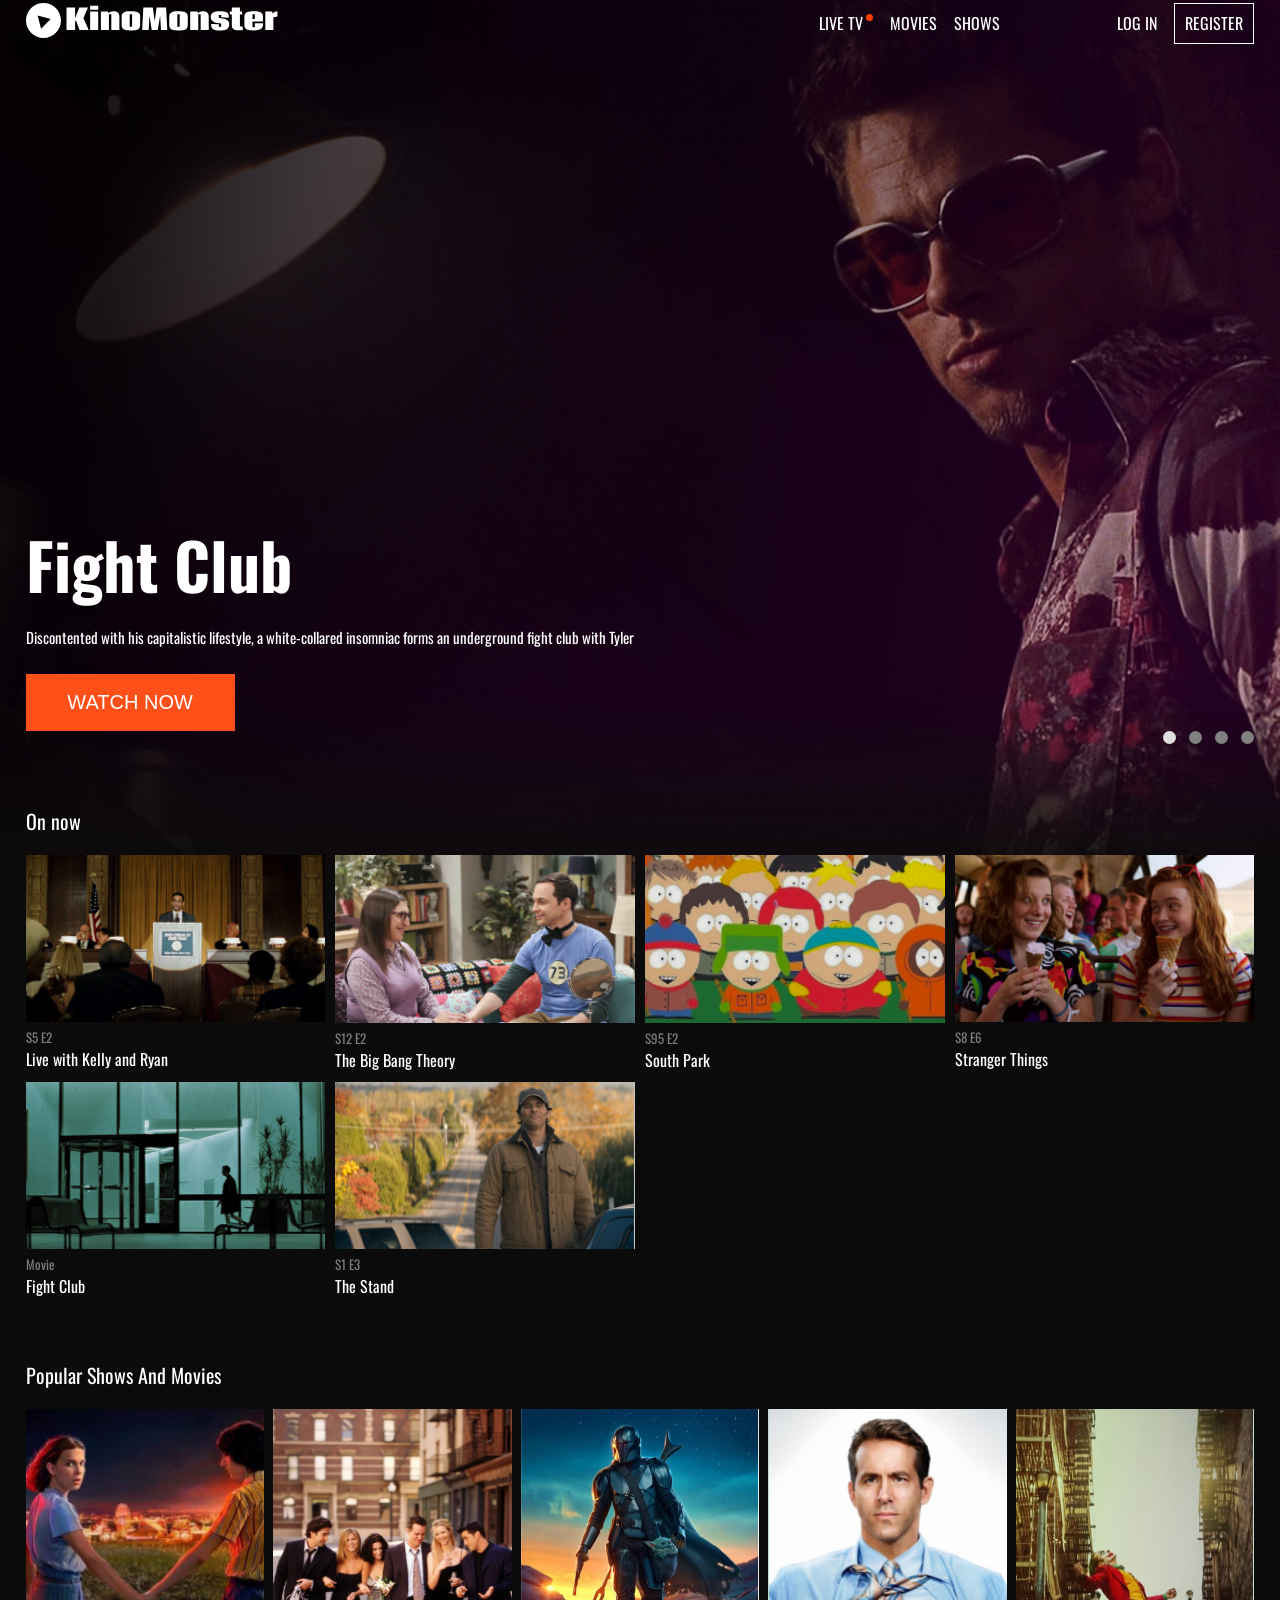
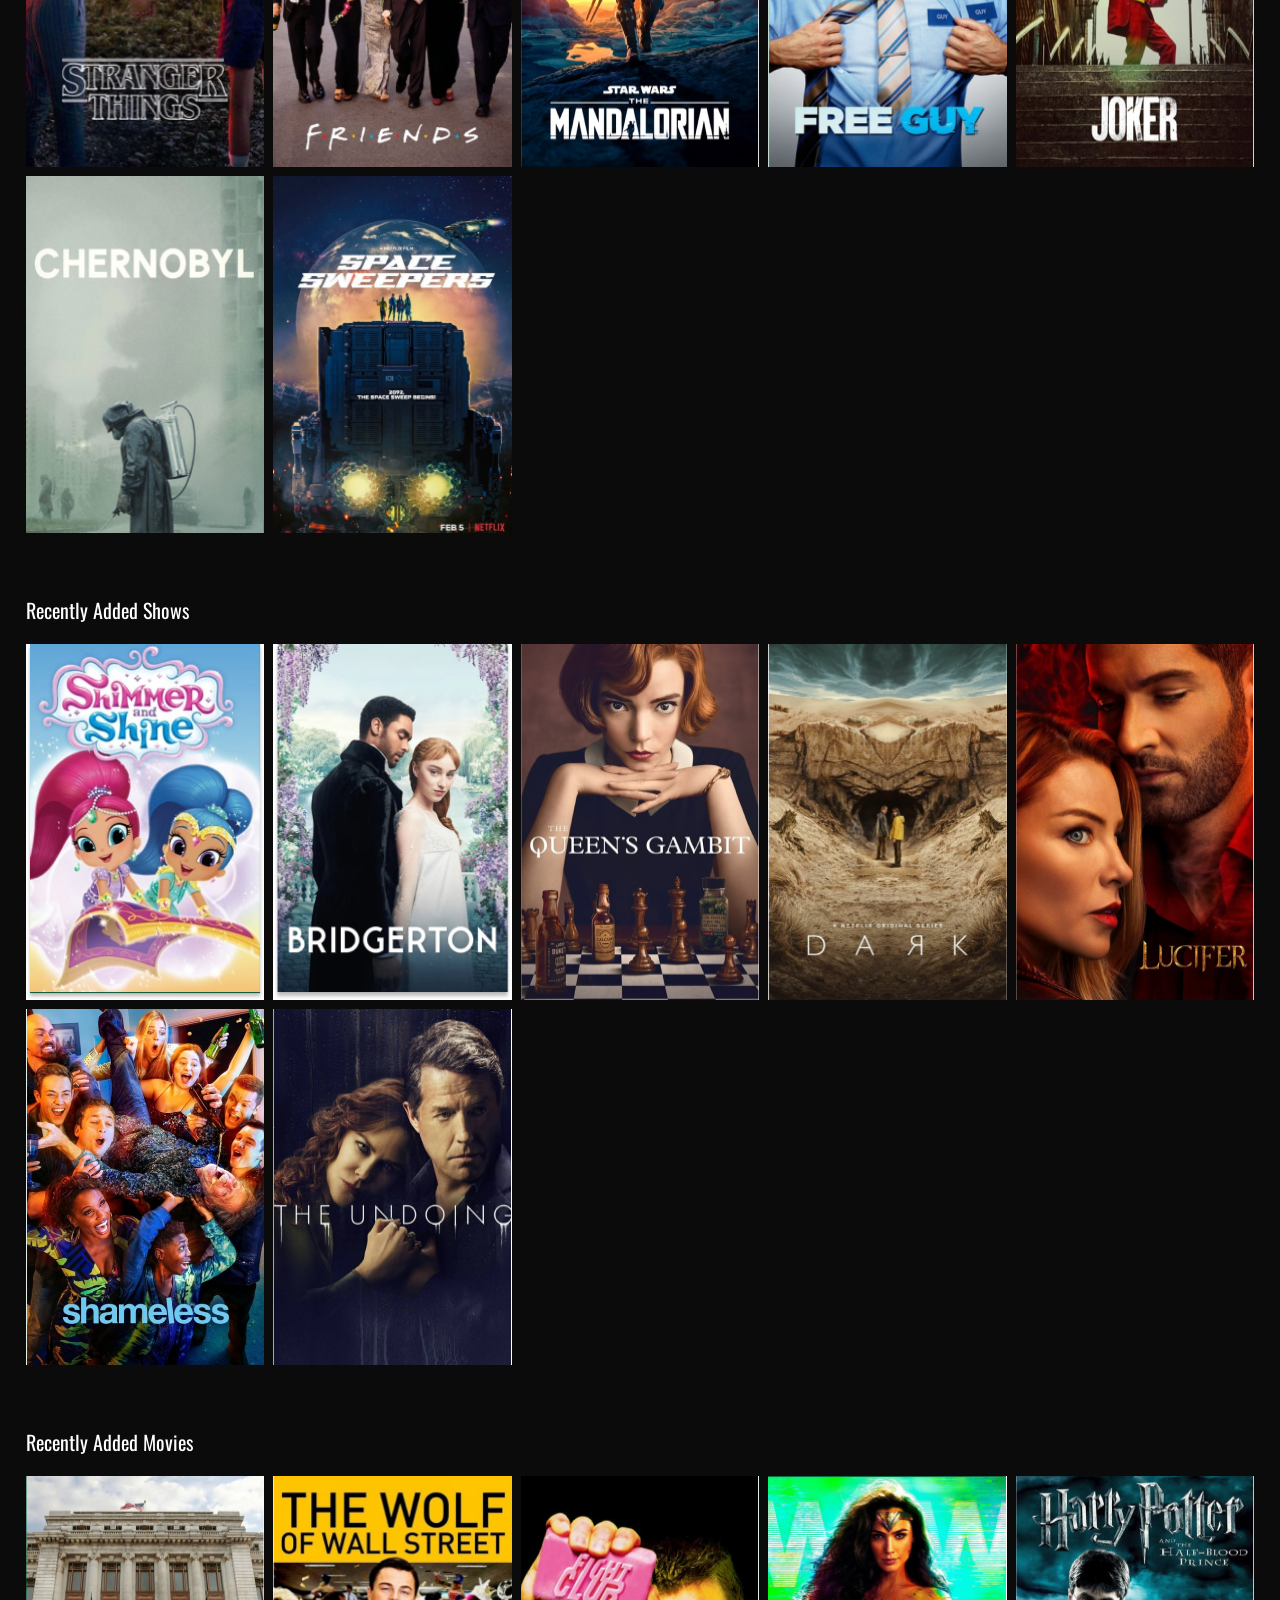
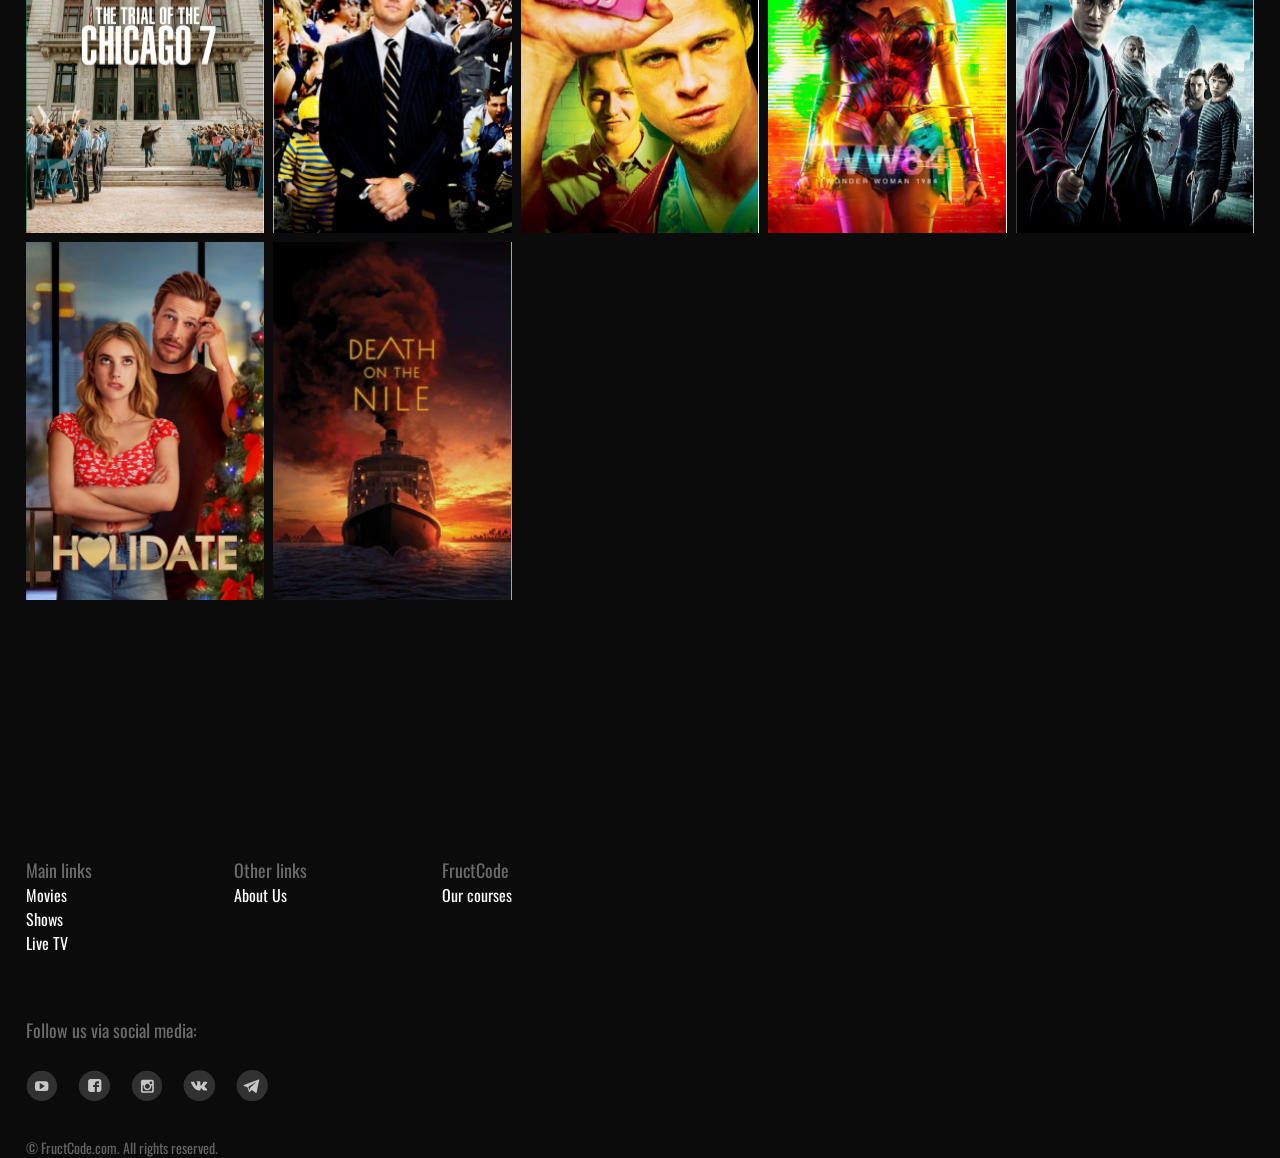
<file: index.html>
<!DOCTYPE html>
<html lang="en">
<head>
  <meta charset="UTF-8">
  <meta name="viewport" content="width=device-width, initial-scale=1.0">
  <title>FructCode.com | KinoMonster</title>
  <link rel="stylesheet" href="assets/style/style.css">
</head>
<body>
    <header>
        <nav class="header-nav nav-desktop"> 
            <div class="header-nav-elems default-container">
                <ul>
                    <li>
                        <a href="index.html" class="logo">
                            <img src="assets/img/Logo.svg" alt="logo">
                        </a>
                    </li>
                </ul>
                <ul class="second-menu">
                    <li><a href="#!">LIVE TV</a></li>
                    <li><a href="#movies">MOVIES</a></li>
                    <li><a href="#shows">SHOWS</a></li>
                    <li><a href="login.html">LOG IN</a></li>
                    <li><a href="register.html">REGISTER</a></li>
                </ul>
            </div>
        </nav>
        <nav class="nav-mobile"> 
            <div class="header-nav-elems-mobile">
                <ul>
                    <li class="mobile-btn">
                        <img src="assets/img/icons/MenuIcon.svg" alt="menu">
                    </li>
                    <li>
                        <a href="index.html" class="logo">
                            <img src="assets/img/Logo.svg" alt="logo">
                        </a>
                    </li>
                </ul>
                <ul class="second-menu-mobile">
                    <li><a href="#!">LIVE TV</a></li>
                    <li><a href="#movies">MOVIES</a></li>
                    <li><a href="#shows">SHOWS</a></li>
                    <li><a href="login.html">LOG IN</a></li>
                    <li><a href="register.html">REGISTER</a></li>
                </ul>
            </div>
        </nav>
    </header>

    <main>
        <section>
            <ul class="hero">
                <li>
                    <img class="main-slider-img" src="assets/img/hero/fight-club-cover-fructcode_4%201.jpg" alt="hero">
                    <div class="default-container">
                        <div class="hero-movie">
                            <p>Fight Club</p>
                            <p>Discontented with his capitalistic lifestyle, a white-collared insomniac forms an underground fight club with Tyler</p>
                            <button onclick="location.href='movie.html'">WATCH NOW</button>

                        </div>
                    </div>
                </li>
                <li>
                    <img class="main-slider-img" src="assets/img/hero/joker.jpg" alt="hero">
                    <div class="default-container">
                        <div class="hero-movie">
                            <p>Joker</p>
                            <p>Discontented with his capitalistic lifestyle, a white-collared insomniac forms an underground fight club with Tyler</p>
                            <button onclick="location.href='movie.html'">WATCH NOW</button>
                        </div>
                    </div>
                </li>
                <li>
                    <img class="main-slider-img" src="assets/img/hero/no-country-for-old-men.jpg" alt="hero">
                    <div class="default-container">
                        <div class="hero-movie">
                            <p>No Country For Old Men</p>
                            <p>Discontented with his capitalistic lifestyle, a white-collared insomniac forms an underground fight club with Tyler</p>
                            <button onclick="location.href='movie.html'">WATCH NOW</button>
                        </div>
                    </div>
                </li>
                <li>
                    <img class="main-slider-img" src="assets/img/hero/bladerunner.jpg" alt="hero">
                    <div class="default-container">
                        <div class="hero-movie">
                            <p>Blade Runner</p>
                            <p>Discontented with his capitalistic lifestyle, a white-collared insomniac forms an underground fight club with Tyler</p>
                            <button onclick="location.href='movie.html'">WATCH NOW</button>
                        </div>
                    </div>
                </li>
            </ul>
            <div class="default-container">
                <div class="next-main-slider-dots">
                    <span class="active"></span>
                    <span></span>
                    <span></span>
                    <span></span>
                </div>
            </div>
            <div class="fader-bg">
                <div class="fader-gradient-0"></div>
                <div class="fader-gradient-1"></div>
            </div>
        </section>
        <section class="default-container">
            <p class="lbl-p">On now</p>
            <div class="posters-now">
                <div class="poster-now">
                    <a href="movies.html">
                        <img src="assets/img/poster/1/Group%20108.jpg" alt="film-lbl">
                        <div class="poster-now-lbls">
                            <p>S5 E2</p>
                            <p>Live with Kelly and Ryan</p>
                        </div>
                    </a>
                </div>
                <div class="poster-now">
                    <a href="movie.html">
                        <img src="assets/img/poster/1/Group%20111.jpg" alt="film-lbl">
                        <div class="poster-now-lbls">
                            <p>S12 E2</p>
                            <p>The Big Bang Theory</p>
                        </div>
                    </a>
                </div>
                <div class="poster-now">
                    <a href="movie.html">
                        <img src="assets/img/poster/1/Group%20109.jpg" alt="film-lbl">
                        <div class="poster-now-lbls">
                            <p>S95 E2</p>
                            <p>South Park</p>
                        </div>
                    </a>
                </div>
                <div class="poster-now">
                    <a href="movie.html">
                    <img src="assets/img/poster/1/Group%20113.jpg" alt="film-lbl">
                        <div class="poster-now-lbls">
                            <p>S8 E6</p>
                            <p>Stranger Things</p>
                        </div>
                    </a>
                </div>
                <div class="poster-now">
                    <a href="movie.html">
                    <img src="assets/img/poster/1/Group%20110.jpg" alt="film-lbl">
                        <div class="poster-now-lbls">
                            <p>Movie</p>
                            <p>Fight Club</p>
                        </div>
                    </a>
                </div>
                <div class="poster-now">
                    <a href="movie.html">
                    <img src="assets/img/poster/1/Group%20112.jpg" alt="film-lbl">
                        <div class="poster-now-lbls">
                            <p>S1 E3</p>
                            <p>The Stand</p>
                        </div>
                    </a>
                </div>
            </div>
        </section>
        <section class="default-container">
            <p class="lbl-p">Popular Shows And Movies </p>
            <div class="posters">
                <div class="poster"><a href="movie.html"><img src="assets/img/poster/2/Group%2087.jpg" alt="poster"></a></div>
                <div class="poster"><a href="movie.html"><img src="assets/img/poster/2/Group%2088.jpg" alt="poster"></a></div>
                <div class="poster"><a href="movie.html"><img src="assets/img/poster/2/Group%2089.jpg" alt="poster"></a></div>
                <div class="poster"><a href="movie.html"><img src="assets/img/poster/2/Group%2090.jpg" alt="poster"></a></div>
                <div class="poster"><a href="movie.html"><img src="assets/img/poster/2/Group%2091.jpg" alt="poster"></a></div>
                <div class="poster"><a href="movie.html"><img src="assets/img/poster/2/Group%2092.jpg" alt="poster"></a></div>
                <div class="poster"><a href="movie.html"><img src="assets/img/poster/2/Group%2093.jpg" alt="poster"></a></div>
            </div>
        </section>
        <section class="default-container" id="shows">
            <p class="lbl-p">Recently Added Shows</p>
            <div class="posters">
                <div class="poster"><a href="movie.html"><img src="assets/img/poster/2/Group%2094.jpg" alt="poster"></a></div>
                <div class="poster"><a href="movie.html"><img src="assets/img/poster/2/Group%2095.jpg" alt="poster"></a></div>
                <div class="poster"><a href="movie.html"><img src="assets/img/poster/2/Group%2096.jpg" alt="poster"></a></div>
                <div class="poster"><a href="movie.html"><img src="assets/img/poster/2/Group%2097.jpg" alt="poster"></a></div>
                <div class="poster"><a href="movie.html"><img src="assets/img/poster/2/Group%2098.jpg" alt="poster"></a></div>
                <div class="poster"><a href="movie.html"><img src="assets/img/poster/2/Group%2099.jpg" alt="poster"></a></div>
                <div class="poster"><a href="movie.html"><img src="assets/img/poster/2/Group%20100.jpg" alt="poster"></a></div>
            </div>
        </section>
         <section class="default-container" id="movies">
            <p class="lbl-p">Recently Added Movies</p>
            <div class="posters">
                <div class="poster"><a href="movie.html"><img src="assets/img/poster/2/Group%20101.jpg" alt="poster"></a></div>
                <div class="poster"><a href="movie.html"><img src="assets/img/poster/2/Group%20102.jpg" alt="poster"></a></div>
                <div class="poster"><a href="movie.html"><img src="assets/img/poster/2/Group%20103.jpg" alt="poster"></a></div>
                <div class="poster"><a href="movie.html"><img src="assets/img/poster/2/Group%20104.jpg" alt="poster"></a></div>
                <div class="poster"><a href="movie.html"><img src="assets/img/poster/2/Group%20105.jpg" alt="poster"></a></div>
                <div class="poster"><a href="movie.html"><img src="assets/img/poster/2/Group%20106.jpg" alt="poster"></a></div>
                <div class="poster"><a href="movie.html"><img src="assets/img/poster/2/Group%20107.jpg" alt="poster"></a></div>
            </div>
        </section>
    </main>

    <footer>
        <div class="footer-wrapper default-container">
            <div class="f-item">
                <p>Main links</p>
                <ul>
                    <li>Movies</li>
                    <li>Shows</li>
                    <li>Live TV</li>
                </ul>
            </div>
            <div class="f-item">
                <p>Other links</p>
                <ul>
                    <li>About Us</li>
                </ul>
            </div>
            <div class="f-item">
                <p>FructCode</p>
                <ul>
                    <li>Our courses</li>
                </ul>
            </div>
        </div>
        <div class="footer-social default-container">
            <p>Follow us via social media:</p>
            <a href="#!">
                <img src="assets/img/icons/youtube.svg" alt="youtube">
            </a>
             <a href="#!">
                <img src="assets/img/icons/facebook.svg" alt="facebook">
            </a>
             <a href="#!">
                <img src="assets/img/icons/instagramm.svg" alt="instagram">
            </a>
             <a href="#!">
                <img src="assets/img/icons/vk.svg" alt="VK">
            </a>
             <a href="#!">
                <img src="assets/img/icons/telegramm.svg" alt="telegram">
            </a>
        </div>
        <div>
            <div class="footer-copy-text default-container">
                © FructCode.com. All rights reserved.
            </div>
        </div>
    </footer>
    <script src="assets/script.js"></script>
</body>
</html>
</file>
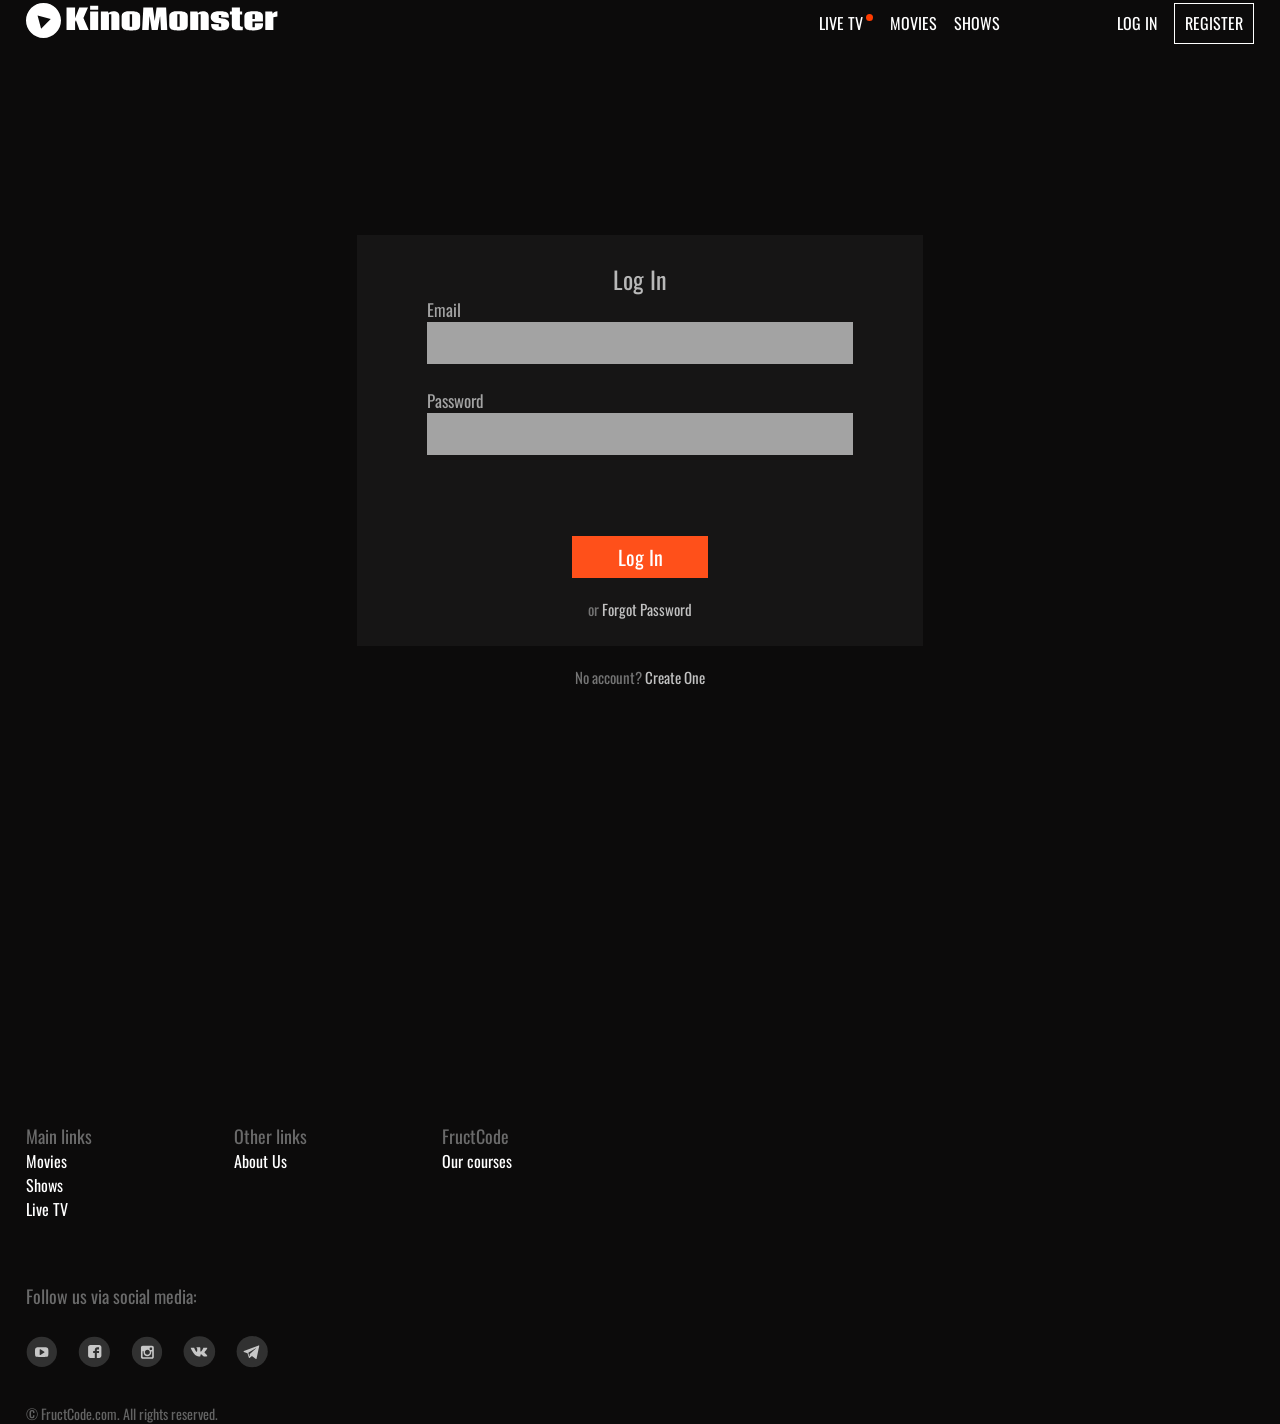
<file: login.html>
<!DOCTYPE html>
<html lang="en">
<head>
  <meta charset="UTF-8">
  <meta name="viewport" content="width=device-width, initial-scale=1.0">
  <title>FructCode.com | KinoMonster</title>
  <link rel="stylesheet" href="assets/style/style.css">
</head>
<body>
    <header>
        <nav class="header-nav nav-desktop"> 
            <div class="header-nav-elems default-container">
                <ul>
                    <li>
                        <a href="index.html" class="logo">
                            <img src="assets/img/Logo.svg" alt="logo">
                        </a>
                    </li>
                </ul>
                <ul class="second-menu">
                    <li><a href="#">LIVE TV</a></li>
                    <li><a href="#">MOVIES</a></li>
                    <li><a href="#">SHOWS</a></li>
                    <li><a href="login.html">LOG IN</a></li>
                    <li><a href="register.html">REGISTER</a></li>
                </ul>
            </div>
        </nav>
        <nav class="nav-mobile"> 
            <div class="header-nav-elems-mobile">
                <ul>
                    <li class="mobile-btn">
                        <img src="assets/img/icons/MenuIcon.svg" alt="menu">
                    </li>
                    <li>
                        <a href="index.html" class="logo">
                            <img src="assets/img/Logo.svg" alt="logo">
                        </a>
                    </li>
                </ul>
                <ul class="second-menu-mobile">
                    <li><a href="#">LIVE TV</a></li>
                    <li><a href="#">MOVIES</a></li>
                    <li><a href="#">SHOWS</a></li>
                    <li><a href="login.html">LOG IN</a></li>
                    <li><a href="register.html">REGISTER</a></li>
                </ul>
            </div>
        </nav>
    </header>

    <main>
        <section class="login">
            <div class="form-container">
                <p>Log In</p>
                <form action="#">
                    <label for="email">Email</label>
                    <input type="email" name="email">
                    <label for="password">Password</label>
                    <input type="password" name="password">
                    <input type="submit" value="Log In">
                </form>
                <p>or <a href="#">Forgot Password</a></p>
            </div>
            <p>No account? <a href="#">Create One</a></p>
        </section>
    </main>

    <footer>
        <div class="footer-wrapper default-container">
            <div class="f-item">
                <p>Main links</p>
                <ul>
                    <li>Movies</li>
                    <li>Shows</li>
                    <li>Live TV</li>
                </ul>
            </div>
            <div class="f-item">
                <p>Other links</p>
                <ul>
                    <li>About Us</li>
                </ul>
            </div>
            <div class="f-item">
                <p>FructCode</p>
                <ul>
                    <li>Our courses</li>
                </ul>
            </div>
        </div>
        <div class="footer-social default-container">
            <p>Follow us via social media:</p>
            <a href="#">
                <img src="assets/img/icons/youtube.svg" alt="youtube">
            </a>
             <a href="#">
                <img src="assets/img/icons/facebook.svg" alt="facebook">
            </a>
             <a href="#">
                <img src="assets/img/icons/instagramm.svg" alt="instagram">
            </a>
             <a href="#">
                <img src="assets/img/icons/vk.svg" alt="VK">
            </a>
             <a href="#">
                <img src="assets/img/icons/telegramm.svg" alt="telegram">
            </a>
        </div>
        <div>
            <div class="footer-copy-text default-container">
                © FructCode.com. All rights reserved.
            </div>
        </div>
    </footer>
    <script src="assets/script2.js"></script>
</body>
</html>
</file>
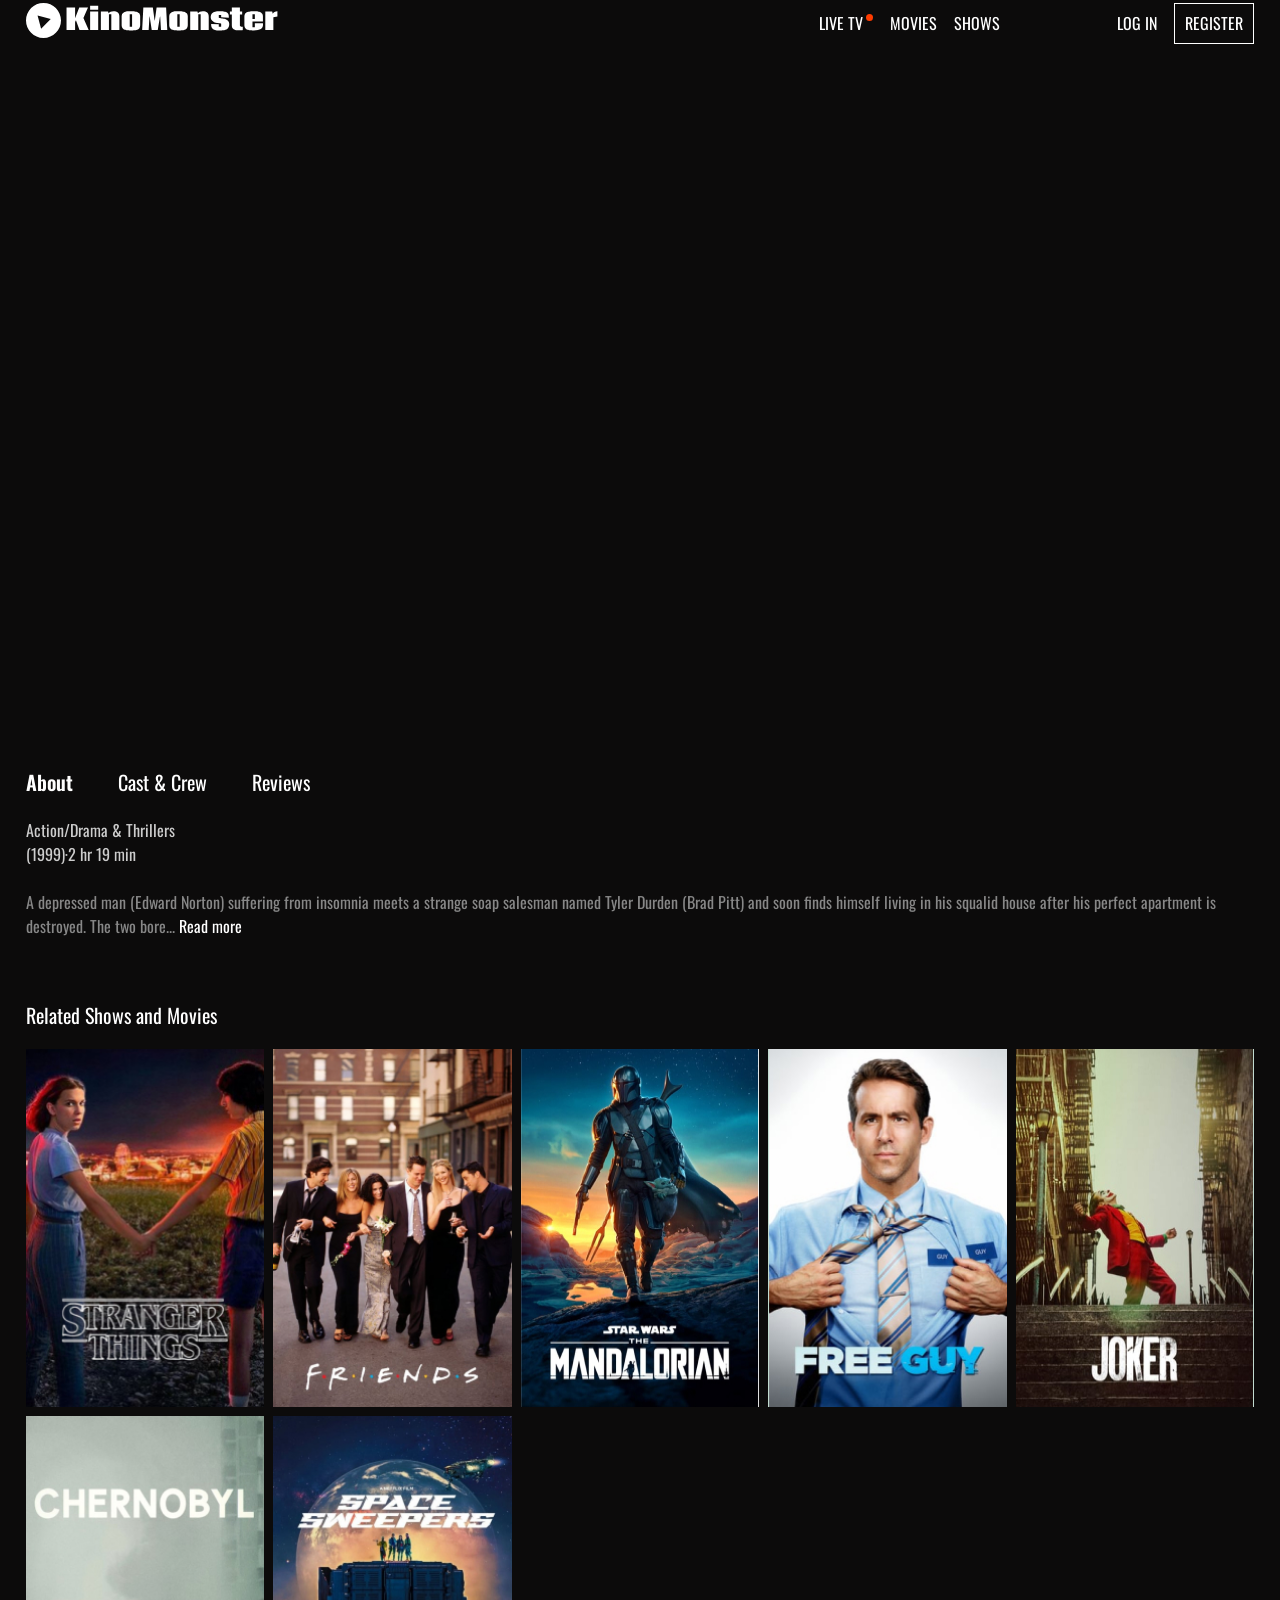
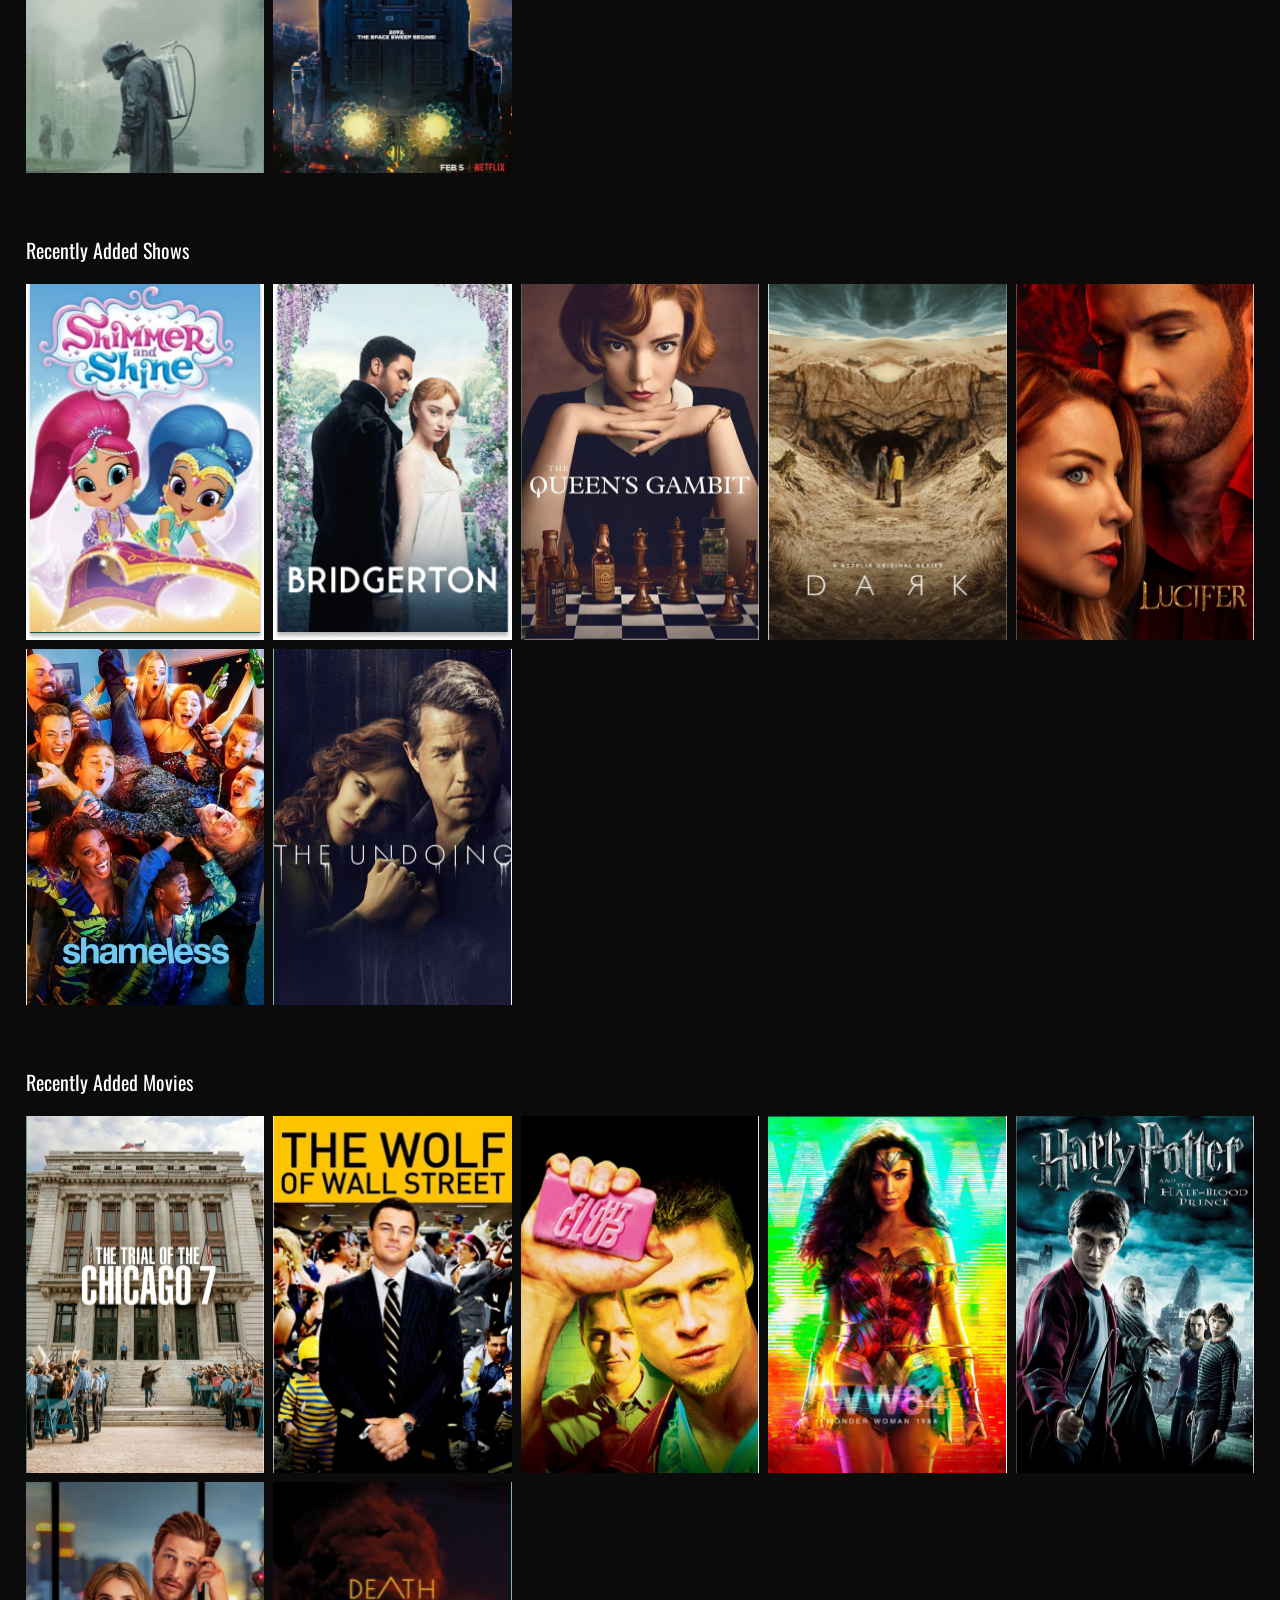
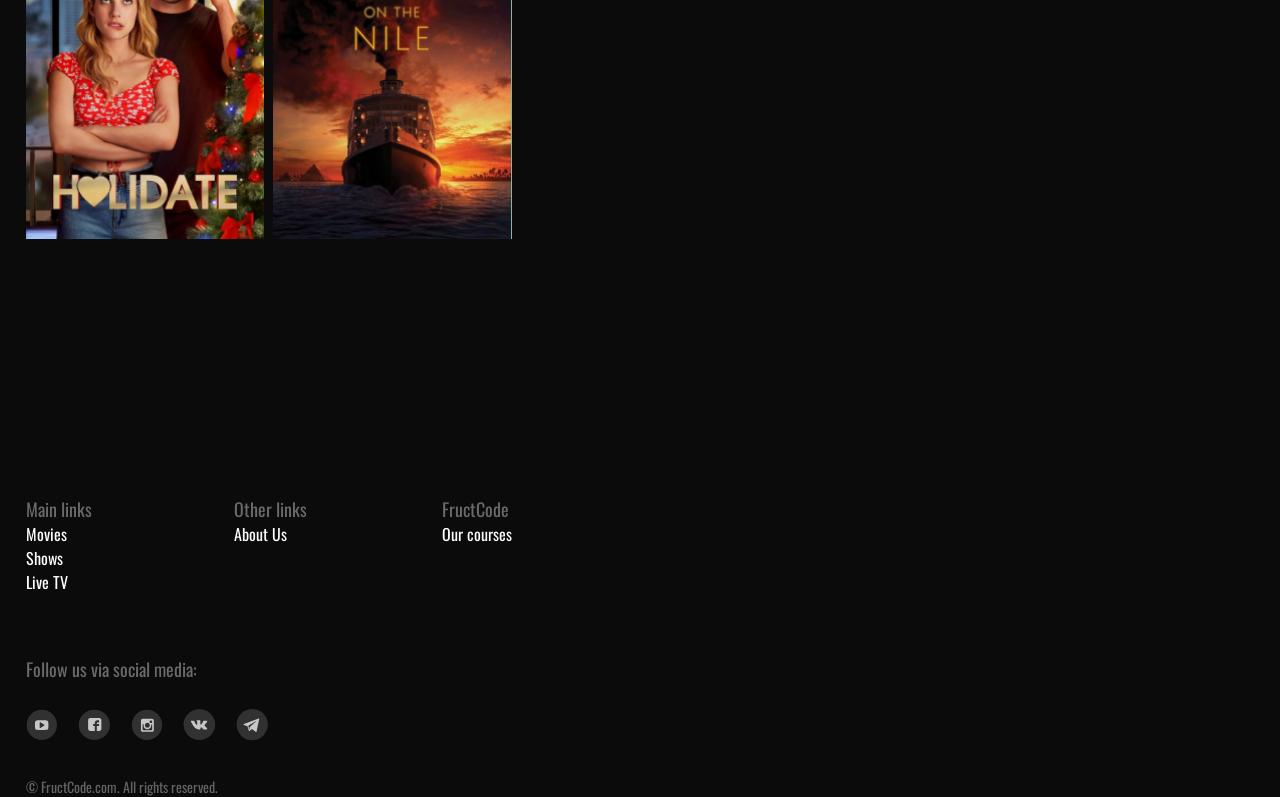
<file: movie.html>
<!DOCTYPE html>
<html lang="en">
<head>
  <meta charset="UTF-8">
  <meta name="viewport" content="width=device-width, initial-scale=1.0">
  <title>FructCode.com | KinoMonster</title>
  <link rel="stylesheet" href="assets/style/style.css">
</head>
<body>
    <header>
        <nav class="header-nav nav-desktop"> 
            <div class="header-nav-elems default-container">
                <ul>
                    <li>
                        <a href="index.html" class="logo">
                            <img src="assets/img/Logo.svg" alt="logo">
                        </a>
                    </li>
                </ul>
                <ul class="second-menu">
                    <li><a href="#">LIVE TV</a></li>
                    <li><a href="#">MOVIES</a></li>
                    <li><a href="#">SHOWS</a></li>
                    <li><a href="login.html">LOG IN</a></li>
                    <li><a href="register.html">REGISTER</a></li>
                </ul>
            </div>
        </nav>
        <nav class="nav-mobile"> 
            <div class="header-nav-elems-mobile">
                <ul>
                    <li class="mobile-btn">
                        <img src="assets/img/icons/MenuIcon.svg" alt="menu">
                    </li>
                    <li>
                        <a href="index.html" class="logo">
                            <img src="assets/img/Logo.svg" alt="logo">
                        </a>
                    </li>
                </ul>
                <ul class="second-menu-mobile">
                    <li><a href="#">LIVE TV</a></li>
                    <li><a href="#">MOVIES</a></li>
                    <li><a href="#">SHOWS</a></li>
                    <li><a href="login.html">LOG IN</a></li>
                    <li><a href="register.html">REGISTER</a></li>
                </ul>
            </div>
        </nav>
    </header>

    <main>
        <section class="default-container">
            <div class="player">
                <iframe src="https://www.youtube.com/embed/zAGVQLHvwOY" title="YouTube video player" frameborder="0" allow="accelerometer; autoplay; clipboard-write; encrypted-media; gyroscope; picture-in-picture" allowfullscreen></iframe>
            </div>
        </section>
        <section class="default-container">
            <ul class="tabs-titles">
                <li class="active">About</li>
                <li>Cast & Crew</li>
                <li>Reviews</li>
            </ul>
            <div class="tabs">
                <div class="tab">
                    <p>Action/Drama & Thrillers</p>
                    <p>(1999)·2 hr 19 min</p>
                    <p>A depressed man (Edward Norton) suffering from insomnia meets a strange soap salesman named Tyler Durden (Brad Pitt) and soon finds himself living in his squalid house after his perfect apartment is destroyed. The two bore... <a href="#">Read more</a></p>
                </div>
                <div class="tab">Cast & Crew</div>
                <div class="tab">Reviews</div>
            </div>
        </section>
        <section class="default-container">
            <p class="lbl-p">Related Shows and Movies</p>
            <div class="posters">
                <div class="poster"><img src="assets/img/poster/2/Group%2087.jpg" alt="poster"></div>
                <div class="poster"><img src="assets/img/poster/2/Group%2088.jpg" alt="poster"></div>
                <div class="poster"><img src="assets/img/poster/2/Group%2089.jpg" alt="poster"></div>
                <div class="poster"><img src="assets/img/poster/2/Group%2090.jpg" alt="poster"></div>
                <div class="poster"><a href="movie.html"><img src="assets/img/poster/2/Group%2091.jpg" alt="poster"></a></div>
                <div class="poster"><img src="assets/img/poster/2/Group%2092.jpg" alt="poster"></div>
                <div class="poster"><img src="assets/img/poster/2/Group%2093.jpg" alt="poster"></div>
            </div>
        </section>
         <section class="default-container">
            <p class="lbl-p">Recently Added Shows</p>
            <div class="posters">
                <div class="poster"><img src="assets/img/poster/2/Group%2094.jpg" alt="poster"></div>
                <div class="poster"><img src="assets/img/poster/2/Group%2095.jpg" alt="poster"></div>
                <div class="poster"><img src="assets/img/poster/2/Group%2096.jpg" alt="poster"></div>
                <div class="poster"><img src="assets/img/poster/2/Group%2097.jpg" alt="poster"></div>
                <div class="poster"><img src="assets/img/poster/2/Group%2098.jpg" alt="poster"></div>
                <div class="poster"><img src="assets/img/poster/2/Group%2099.jpg" alt="poster"></div>
                <div class="poster"><img src="assets/img/poster/2/Group%20100.jpg" alt="poster"></div>
            </div>
        </section>
         <section class="default-container">
            <p class="lbl-p">Recently Added Movies</p>
            <div class="posters">
                <div class="poster"><img src="assets/img/poster/2/Group%20101.jpg" alt="poster"></div>
                <div class="poster"><img src="assets/img/poster/2/Group%20102.jpg" alt="poster"></div>
                <div class="poster"><img src="assets/img/poster/2/Group%20103.jpg" alt="poster"></div>
                <div class="poster"><img src="assets/img/poster/2/Group%20104.jpg" alt="poster"></div>
                <div class="poster"><img src="assets/img/poster/2/Group%20105.jpg" alt="poster"></div>
                <div class="poster"><img src="assets/img/poster/2/Group%20106.jpg" alt="poster"></div>
                <div class="poster"><img src="assets/img/poster/2/Group%20107.jpg" alt="poster"></div>
            </div>
        </section>
    </main>

    <footer>
        <div class="footer-wrapper default-container">
            <div class="f-item">
                <p>Main links</p>
                <ul>
                    <li>Movies</li>
                    <li>Shows</li>
                    <li>Live TV</li>
                </ul>
            </div>
            <div class="f-item">
                <p>Other links</p>
                <ul>
                    <li>About Us</li>
                </ul>
            </div>
            <div class="f-item">
                <p>FructCode</p>
                <ul>
                    <li>Our courses</li>
                </ul>
            </div>
        </div>
        <div class="footer-social default-container">
            <p>Follow us via social media:</p>
            <a href="#">
                <img src="assets/img/icons/youtube.svg" alt="youtube">
            </a>
             <a href="#">
                <img src="assets/img/icons/facebook.svg" alt="facebook">
            </a>
             <a href="#">
                <img src="assets/img/icons/instagramm.svg" alt="instagram">
            </a>
             <a href="#">
                <img src="assets/img/icons/vk.svg" alt="VK">
            </a>
             <a href="#">
                <img src="assets/img/icons/telegramm.svg" alt="telegram">
            </a>
        </div>
        <div>
            <div class="footer-copy-text default-container">
                © FructCode.com. All rights reserved.
            </div>
        </div>
    </footer>
    <script src="assets/script2.js"></script>
</body>
</html>
</file>
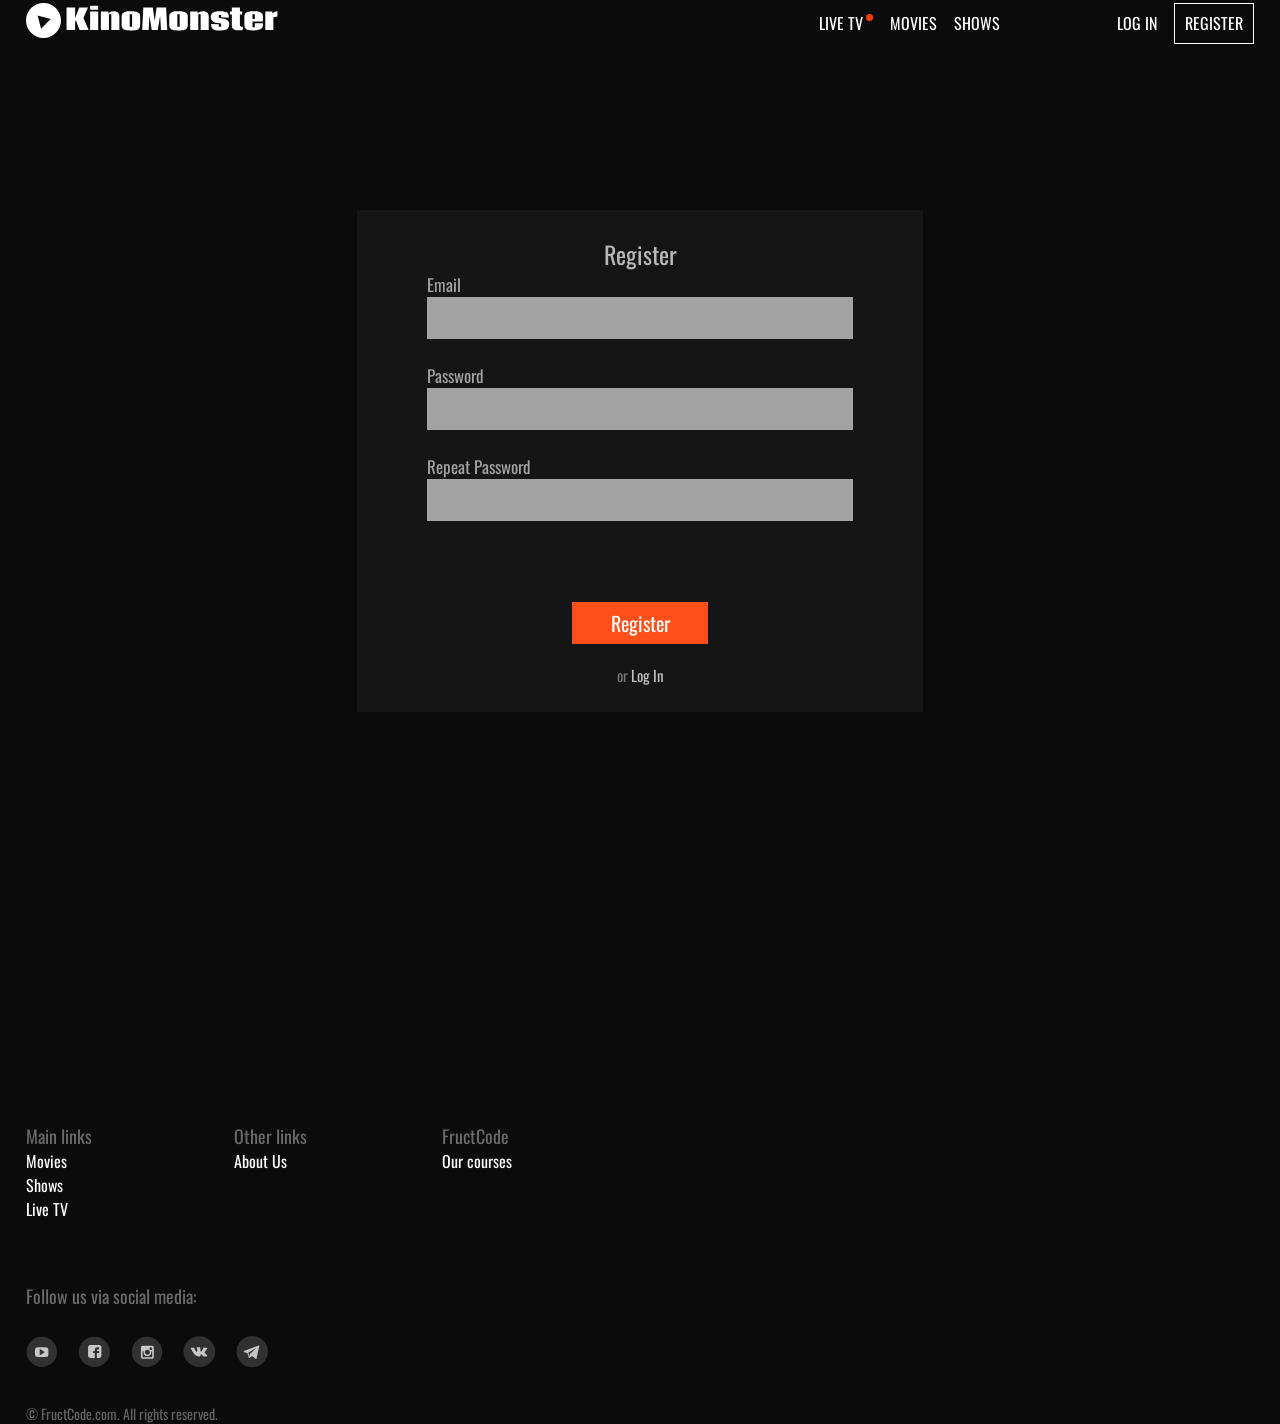
<file: register.html>
<!DOCTYPE html>
<html lang="en">
<head>
  <meta charset="UTF-8">
  <meta name="viewport" content="width=device-width, initial-scale=1.0">
  <title>FructCode.com | KinoMonster</title>
  <link rel="stylesheet" href="assets/style/style.css">
</head>
<body>
    <header>
        <nav class="header-nav nav-desktop"> 
            <div class="header-nav-elems default-container">
                <ul>
                    <li>
                        <a href="index.html" class="logo">
                            <img src="assets/img/Logo.svg" alt="logo">
                        </a>
                    </li>
                </ul>
                <ul class="second-menu">
                    <li><a href="#">LIVE TV</a></li>
                    <li><a href="#">MOVIES</a></li>
                    <li><a href="#">SHOWS</a></li>
                    <li><a href="login.html">LOG IN</a></li>
                    <li><a href="register.html">REGISTER</a></li>
                </ul>
            </div>
        </nav>
        <nav class="nav-mobile"> 
            <div class="header-nav-elems-mobile">
                <ul>
                    <li class="mobile-btn">
                        <img src="assets/img/icons/MenuIcon.svg" alt="menu">
                    </li>
                    <li>
                        <a href="index.html" class="logo">
                            <img src="assets/img/Logo.svg" alt="logo">
                        </a>
                    </li>
                </ul>
                <ul class="second-menu-mobile">
                    <li><a href="#">LIVE TV</a></li>
                    <li><a href="#">MOVIES</a></li>
                    <li><a href="#">SHOWS</a></li>
                    <li><a href="login.html">LOG IN</a></li>
                    <li><a href="register.html">REGISTER</a></li>
                </ul>
            </div>
        </nav>
    </header>

    <main>
        <section class="login">
            <div class="form-container">
                <p>Register</p>
                <form action="#">
                    <label for="email">Email</label>
                    <input type="email" name="email">
                    <label for="password">Password</label>
                    <input type="password" name="password">
                    <label for="repeat_password">Repeat Password</label>
                    <input type="password" name="repeat_password">
                    <input type="submit" value="Register">
                </form>
                <p>or <a href="#">Log In</a></p>
            </div>
        </section>
    </main>

    <footer>
        <div class="footer-wrapper default-container">
            <div class="f-item">
                <p>Main links</p>
                <ul>
                    <li>Movies</li>
                    <li>Shows</li>
                    <li>Live TV</li>
                </ul>
            </div>
            <div class="f-item">
                <p>Other links</p>
                <ul>
                    <li>About Us</li>
                </ul>
            </div>
            <div class="f-item">
                <p>FructCode</p>
                <ul>
                    <li>Our courses</li>
                </ul>
            </div>
        </div>
        <div class="footer-social default-container">
            <p>Follow us via social media:</p>
            <a href="#">
                <img src="assets/img/icons/youtube.svg" alt="youtube">
            </a>
             <a href="#">
                <img src="assets/img/icons/facebook.svg" alt="facebook">
            </a>
             <a href="#">
                <img src="assets/img/icons/instagramm.svg" alt="instagram">
            </a>
             <a href="#">
                <img src="assets/img/icons/vk.svg" alt="VK">
            </a>
             <a href="#">
                <img src="assets/img/icons/telegramm.svg" alt="telegram">
            </a>
        </div>
        <div>
            <div class="footer-copy-text default-container">
                © FructCode.com. All rights reserved.
            </div>
        </div>
    </footer>
    <script src="assets/script2.js"></script>
</body>
</html>
</file>
<file: assets/style/style.css>
@import url('https://fonts.googleapis.com/css2?family=Oswald:wght@200;300;400;500;600;700&display=swap');

* {
    margin: 0;
    padding: 0;
    box-sizing: border-box;
}

body {
    background-color: #0C0B0B;
    color: white;
    font-family: 'Oswald', sans-serif;
    overflow-x: hidden;
}

h1 {

}

input {
    all: unset;
}

ul {
    list-style: none;
    padding: 0;
    margin: 0;
}

a {
    color: white;
    text-decoration: none;
}

img {
    width: 100%;
    height: 100%;
}

.default-container {
    max-width: 1716px;
    margin: auto;
}

header {
    /*background-color: green;*/
    position: sticky;
    top: 0;
    z-index: 3;
}

header .header-nav {
    display: flex;
    height: 56px;
}

header .header-nav ul {
    display: flex;
    align-items: center;
    position: relative;
}

.header-nav-elems {
    display: flex;
    width: 100%;
    justify-content: space-between;
}

ul.second-menu>li>a {
    padding: 0 0 0 17px;
    transition: opacity 0.2s ease;
}

ul.second-menu>li>a:hover {
    opacity: 0.8;
}

ul.second-menu>li:last-child {
    margin-left: 17px;
}


ul.second-menu>li:last-child>a {
    width: 80px;
    height: 41px;
    display: flex;
    align-items: center;
    justify-content: center;
    padding: 0;
    border: solid 1px white;
}

ul.second-menu>li:nth-last-child(2) {
    margin-left: 100px;
}

ul.second-menu>li:first-child>a {
    margin-right: 10px;
}

ul.second-menu>li:first-child>a::after {
    content: '';
    position: absolute;
    width: 7px;
    height: 7px;
    background-color: #FF3C00;
    border-radius: 50%;
    left: 64px;
    top: 14px;
}

main {
    /*height: 100vh;*/
}

.main-slider-img {
    position: absolute;
    top: 0;
    object-fit: cover;
    object-position: top;
}

.hero-movie {
    height: 75vh;
    position: relative;
    display: flex;
    flex-direction: column;
    justify-content: flex-end;
    z-index: 1;
}

.hero-movie>p:first-child {
    font-size: 64px;
    font-weight: bold;
    padding-bottom: 15px;
}

.hero-movie>p:nth-child(2) {
    font-size: 15px;
    padding-bottom: 26px;
}

button {
    width: 209px;
    height: 57px;
    font-size: 20px;
    background-color: #FF501A;
    color: white;
    border: solid 0px;
    cursor: pointer;
    transition: color 0.2s ease-in, background-color 0.2s ease-in;
}

button:hover {
    background-color: white;
    color: #0C0B0B; 
}

.next-main-slider-dots {
    display: flex;
    justify-content: flex-end;
}

.next-main-slider-dots>span {
    width: 13px;
    height: 13px;
    background-color: #808080;
    z-index: 1;
    margin: 0 0 0 13px;
    border-radius: 50%;
    cursor: pointer;
}

.next-main-slider-dots>span.active {
    background-color: #DFDFDF;
}

.fader-bg {
    position: absolute;
    top: 0;
    width: 100%;
    height: 100%;
}

.fader-bg .fader-gradient-0 {
    width: 100%;
    height: 100%;
    background: linear-gradient(180deg, rgba(0, 0, 0, 0.01) 77.36%, rgba(0, 0, 0, 0.01) 77.36%, #0C0B0B 96.82%);
    position: absolute;
}

.fader-bg .fader-gradient-1 {
    width: 100%;
    height: 100%;
    background: linear-gradient(277.92deg, rgba(0, 0, 0, 0) 7.66%, rgba(0, 0, 0, 0.88) 89.67%);
}


.lbl-p {
    font-size: 20px;
    color: #FFFFFF;
    position: relative;
}

.posters-now {
    display: grid;
    grid-template-columns: repeat(auto-fit, minmax(277px, 1fr));
    gap: 10px;
}

.poster-now {
    min-width: 277px;
    min-height: 155px;
    background-color: #0C0B0B;
    transition: 250ms all;
    z-index: 2;
}

.poster-now:hover {
    cursor: pointer;
    transform: scale(1.1);
}

.poster-now-lbls {
    font-size: 16px;
}

.poster-now-lbls>p:first-child {
    font-size: 13px;
    color: #7E7E7E;
}

.poster-now a>img {
    height: auto;
}

.posters {
    display: grid;
    grid-template-columns: repeat(auto-fit, minmax(237px, 1fr));
    gap: 9px;
}

.default-container>p {
    margin-top: 62px;
    margin-bottom: 19px;
}

.poster {
    background-color: green;
    min-width: 237px;
    min-height: 350px;
    position: relative;
    transition: 250ms all;
}

.poster:hover {
    cursor: pointer;
    transform: scale(1.1);
}

.poster:hover>a::after {
    content: "";
    position: absolute;
    width: 100%;
    height: 100%;
    background-image: url(../img/icons/icon-play.svg);
    background-repeat: no-repeat;
    background-position: center;
    right: 0;
    left: 0;
    top: 0;
    bottom: 0;
}

footer {
    margin-top: 257px;
}

.footer-wrapper {
    display: grid;
    grid-template-columns: repeat(auto-fill, minmax(181px, 1fr));
    grid-auto-rows: auto;
    gap: 20px;
}

.f-item p {
    color: #6A6A6A;
    font-size: 18px;
}

.footer-social {
    margin-top: 42px;
}

.footer-social p {
    color: #6A6A6A;
    font-size: 18px;
}

.footer-social a>img {
    width: 32.57px;
    height: 32.2px;
    margin-top: 8px;
    margin-right: 16px;
}

.footer-copy-text {
    color: #636363;
    font-size: 14px;
    margin-top: 30px;
    padding: 36px 0 6px 0;
}



nav.nav-desktop {
    display: none;
}

nav.nav-mobile {
    display: none;
    background-color: #000000;
}

.second-menu-mobile {
    display: none;
    position: absolute;
    width: 100%;
}

@media(min-width: 1200px) {
    nav.nav-desktop {
        display: block;
    }
}

@media(max-width: 1199px) {
    nav.nav-mobile {
        display: block;
    }
}

.header-nav-elems-mobile>ul:first-child {
    display: flex;
    justify-content: space-between;
    padding: .5rem;
}

.header-nav-elems-mobile>ul:last-child {
    background-color: #434343;
    text-align: center;
    padding: 32px;
}

.second-menu-mobile>li {
    padding-bottom: 19px;
}

.mobile-btn {
    cursor: pointer;
}

@media(max-width: 414px) {
    .hero-movie {
        justify-content: center;
        align-items: center;
    }

    .hero-movie>p:first-child {
        text-align: center;
        font-size: 2rem;
    }

    .hero-movie>p:nth-child(2) {
        font-size: .7rem;
        text-align: center;
    }

    button {
        width: auto;
        height: auto;
        font-size: .7rem;
        padding: .5rem;
    }

    .next-main-slider-dots {
        justify-content: center;
    }

    .posters-now {
        grid-template-columns: repeat(auto-fit, minmax(130px, 1fr));
    }

    .poster-now {
        min-width: auto;
        min-height: auto;

    }

    .posters {
        grid-template-columns: repeat(auto-fit, minmax(130px, 1fr));
    }

    .poster {
        min-width: auto;
        min-height: auto;

    }

    footer {
        text-align: center;
    }
}


.player {
    position: relative;
    width: 100%;
}

.player::after {
    display: block;
    content: '';
    padding-top: 56.25%;
}

.player iframe {
    position: absolute;
    top: 0;
    left: 0;
    width: 100%;
    height: 100%;
}

.tabs-titles {
    display: flex;
    margin-top: 20px;
}

.tabs-titles li {
    padding-right: 45px;
    font-size: 20px;
    cursor: pointer;
}

.tabs-titles li.active {
    font-weight: 600;
}

.tabs {
    margin-top: 21px;
}

.tabs p {
    color: #CDCDCD;
}

.tabs p:last-child {
    padding-top: 24px;
    color: #878787;
}

/*LogIn*/
.login {
    display: flex;
    justify-content: center;
    align-items: center;
    height: 90vh;
    flex-direction: column;
}

.login .form-container {
    width: 566px;
    height: auto;
    background-color: #161515;
    padding: 26px 70px 26px 70px;
}

.login .form-container>p:first-child {
    text-align: center;
    font-size: 24px;
    color: #B8B8B8;
}

.login .form-container>form {
    display: flex;
    justify-content: center;
    flex-direction: column;
}

.login .form-container>form>input {
    height: 42px;
    background-color: #A3A3A3;
    margin-bottom: 24px;
}

.login .form-container>form>label {
    font-size: 17px;
    color: #A3A3A3;
}

.login .form-container>form>input[type=submit] {
    background-color: #FF501A;
    width: 136px;
    text-align: center;
    margin: auto;
    cursor: pointer;
    font-size: 20px;
    margin-top: 57px;
    margin-bottom: 20px;
    transition: background-color 0.2s ease-in, color 0.2s ease-in;
}

.login .form-container>form>input[type=submit]:hover {
    background-color: white;
    color: #0C0B0B;
}

.login .form-container>p:last-child {
    text-align: center;
    font-size: 15px;
    color: #747474;
}

.login .form-container>p:last-child>a {
    color: #C1C1C1;
}

.login>p {
    font-size: 15px;
    color: #747474;
    margin-top: 20px;
}

.login>p>a {
    color: #C1C1C1;
}

@media(max-width: 844px) {
    .hero-movie {
        justify-content: center;
        align-items: center;
    }

    .hero-movie>p:first-child {
        text-align: center;
        font-size: 3rem;
    }

    .hero-movie>p:nth-child(2) {
        font-size: 1rem;
        text-align: center;
    }

    button {
        width: auto;
        height: auto;
        font-size: 1rem;
        padding: 1rem;
    }

    .next-main-slider-dots {
        justify-content: center;
    }

    .login {
        height: auto;
        margin-top: 70px;
    }

    .login .form-container {
        width: auto;
        margin: auto;
    }
}

@media(max-width: 1743px) {
    .default-container {
        padding: 0 2% 0 2%;
    }
}
</file>
